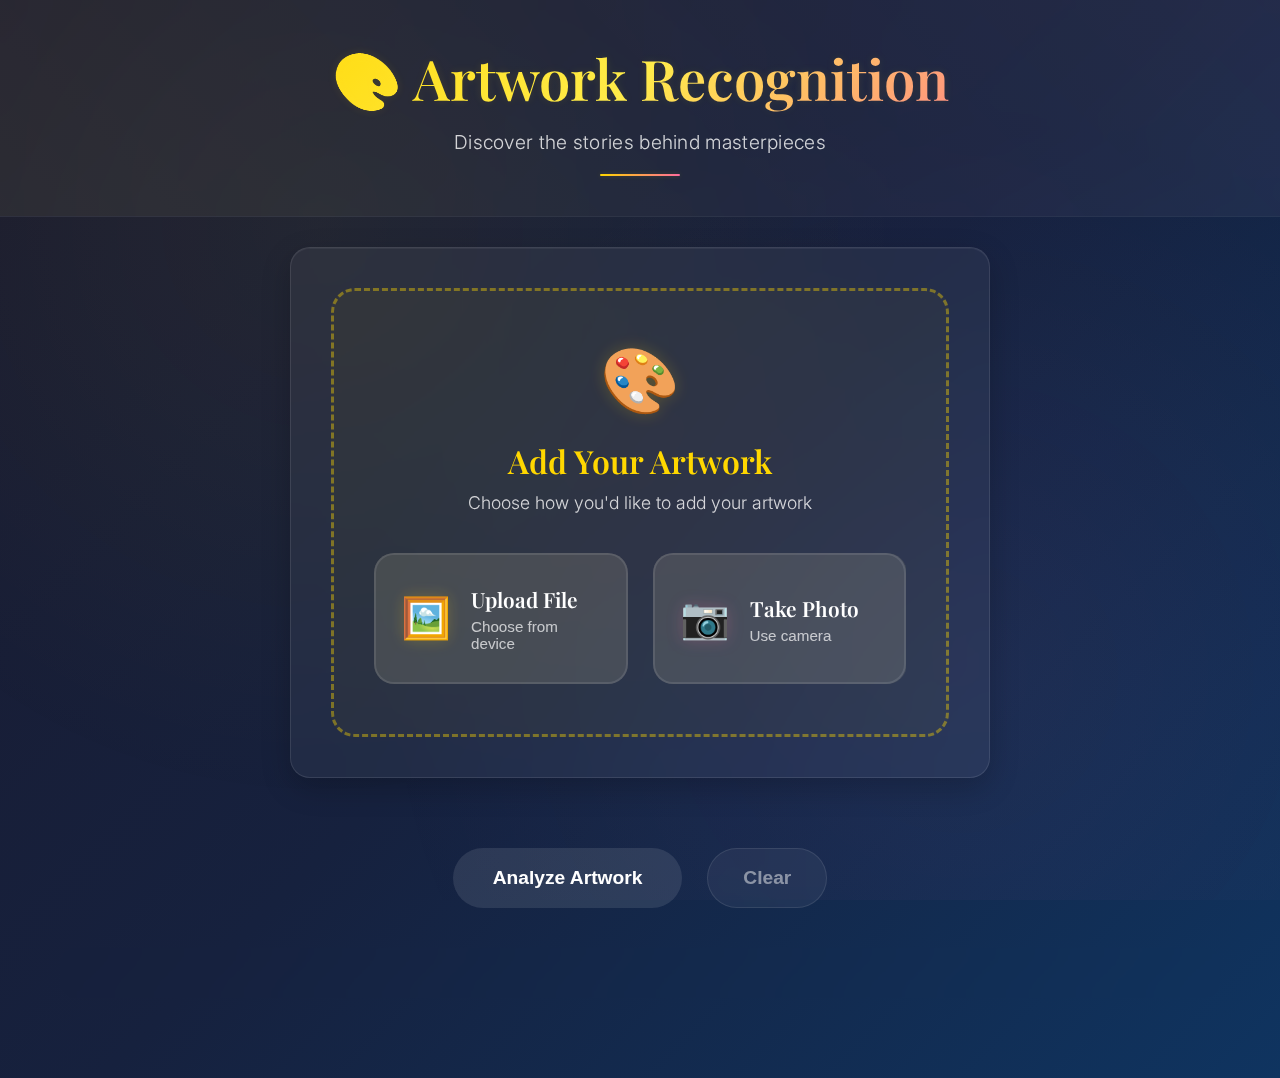
<file: frontend/index.html>
<!DOCTYPE html>
<html lang="en">
<head>
    <meta charset="UTF-8">
    <meta name="viewport" content="width=device-width, initial-scale=1.0">
    <title>Artwork Recognition - GatorHacks4</title>
    <link rel="stylesheet" href="styles.css">
    <link href="https://fonts.googleapis.com/css2?family=Playfair+Display:wght@400;700&family=Inter:wght@300;400;500&display=swap" rel="stylesheet">
</head>
<body>
    <div class="artwork-container">
        <!-- Header Section -->
        <header class="artwork-header">
            <div class="header-content">
                <h1 class="main-title">🎨 Artwork Recognition</h1>
                <p class="subtitle">Discover the stories behind masterpieces</p>
                <div class="decorative-line"></div>
            </div>
        </header>

        <!-- Main Upload Section -->
        <main class="artwork-main">
            <!-- Unified Upload Section -->
            <div class="unified-upload-section">
                <div class="upload-container">
                    <div class="upload-area" id="uploadArea">
                        <div class="upload-content">
                            <div class="main-icon">🎨</div>
                            <h3>Add Your Artwork</h3>
                            <p class="upload-description">Choose how you'd like to add your artwork</p>
                            
                            <div class="upload-options">
                                <button class="option-btn upload-option" onclick="document.getElementById('fileInput').click()">
                                    <div class="option-icon">🖼️</div>
                                    <div class="option-text">
                                        <div class="option-title">Upload File</div>
                                        <div class="option-subtitle">Choose from device</div>
                                    </div>
                                </button>
                                
                                <button class="option-btn camera-option" id="cameraBtn">
                                    <div class="option-icon">📷</div>
                                    <div class="option-text">
                                        <div class="option-title">Take Photo</div>
                                        <div class="option-subtitle">Use camera</div>
                                    </div>
                                </button>
                            </div>
                            
                            <input type="file" id="fileInput" accept="image/*" hidden>
                        </div>
                    </div>
                </div>

                <div class="file-list" id="fileList">
                    <!-- Selected files will appear here -->
                </div>

                <div class="upload-controls">
                    <button class="upload-submit-btn" id="uploadBtn" disabled>
                        Analyze Artwork
                    </button>
                    <button class="clear-btn" id="clearBtn" disabled>
                        Clear
                    </button>
                </div>

                <div class="upload-progress" id="uploadProgress" style="display: none;">
                    <div class="progress-bar">
                        <div class="progress-fill" id="progressFill"></div>
                    </div>
                    <span class="progress-text" id="progressText">Analyzing...</span>
                </div>

                <div class="upload-status" id="uploadStatus"></div>
            </div>

            <!-- Artwork Results Section -->
            <div class="artwork-results" id="artworkResults" style="display: none;">
                <div class="results-header">
                    <h2>🎭 Recognition Results</h2>
                </div>
                
                <!-- Uploaded Image Display -->
                <div class="artwork-image-section" id="artworkImageSection">
                    <img id="uploadedImage" class="uploaded-image" alt="Uploaded artwork">
                </div>
                
                <!-- Artwork Information -->
                <div class="artwork-info-section">
                    <div class="artwork-title-section">
                        <h3 class="section-label">Artwork Title</h3>
                        <div class="artwork-name" id="artworkName">-</div>
                    </div>
                    
                    <div class="artwork-details-grid">
                        <div class="detail-section description-full-width">
                            <h3 class="section-label">Description</h3>
                            <div class="detail-content" id="artworkDescription">-</div>
                        </div>
                    </div>
                </div>
                
                <!-- Suggestions Section -->
                <div class="suggestions-section">
                    <div class="suggestions-header">
                        <h3 class="section-label">🎨 Suggestions</h3>
                    </div>
                    <div class="suggestions-content" id="suggestionsContent">
                        <div class="suggestions-placeholder">
                            <p>Loading suggestions...</p>
                        </div>
                    </div>
                </div>
                
                <!-- Debug Information -->
                <div class="debug-info" id="debugInfo">
                    <!-- Debug info will be displayed here -->
                </div>
            </div>
        </main>

        <!-- Camera Modal - Completely Separate -->
        <div class="camera-modal" id="cameraModal" style="display: none;">
            <div class="camera-modal-content">
                <div class="camera-header">
                    <h3>📷 Camera</h3>
                    <button class="close-camera-btn" id="closeCameraBtn">&times;</button>
                </div>
                <div class="camera-preview">
                    <video id="cameraVideo" autoplay></video>
                    <canvas id="cameraCanvas" style="display: none;"></canvas>
                </div>
                <div class="camera-controls">
                    <button class="capture-btn" id="captureBtn">📸 Capture</button>
                    <button class="retake-btn" id="retakeBtn" style="display: none;">🔄 Retake</button>
                    <button class="use-photo-btn" id="usePhotoBtn" style="display: none;">✅ Use Photo</button>
                </div>
            </div>
        </div>

    </div>

    <script src="script.js"></script>
</body>
</html>
</file>
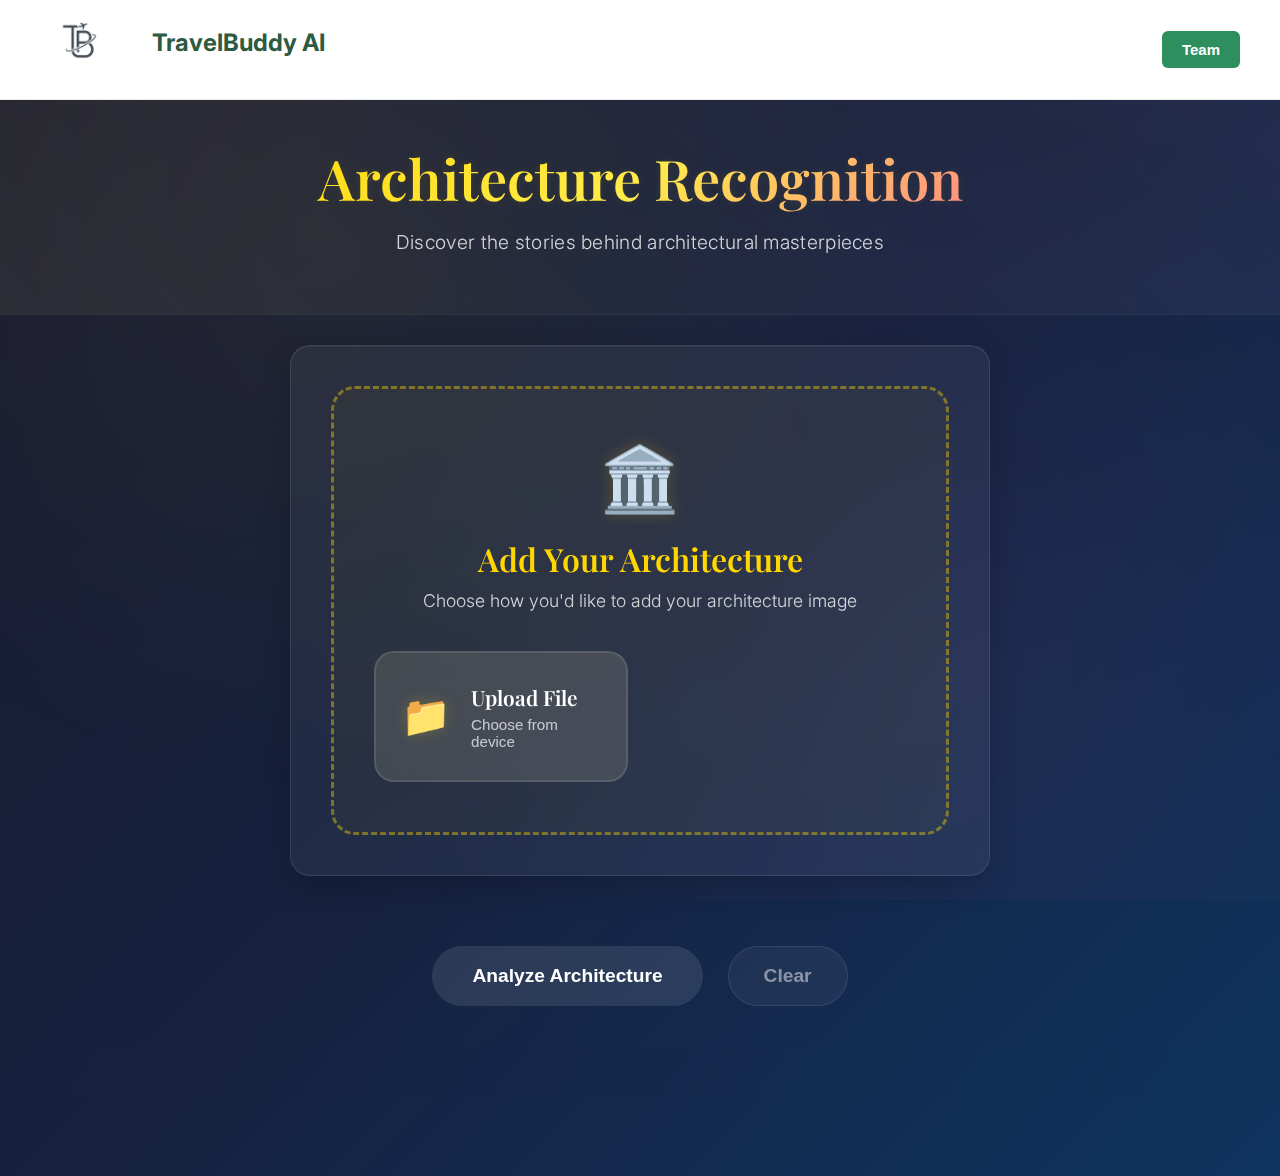
<file: frontend/architecture.html>
<!DOCTYPE html>
<html lang="en">
<head>
    <meta charset="UTF-8">
    <meta name="viewport" content="width=device-width, initial-scale=1.0">
    <title>Architecture Recognition - GatorHacks4</title>
    <link rel="stylesheet" href="styles.css">
    <link href="https://fonts.googleapis.com/css2?family=Playfair+Display:wght@400;700&family=Inter:wght@300;400;500&display=swap" rel="stylesheet">
    <style>
        /* Top Navigation Bar */
        .navbar {
            background: #ffffff;
            padding: 0;
            display: flex;
            justify-content: space-between;
            align-items: center;
            border-bottom: 1px solid #e8ede9;
            height: 100px;
            overflow: hidden;
            position: relative;
        }

        .navbar-left {
            display: flex;
            align-items: flex-start;
            gap: 0;
        }

        .navbar-right {
            padding-right: 40px;
        }

        .nav-links {
            display: flex;
            gap: 24px;
            align-items: center;
        }

        .nav-link {
            color: #4a6b5f;
            text-decoration: none;
            font-size: 0.9375rem;
            font-weight: 500;
            transition: color 0.2s ease;
        }

        .nav-link:hover {
            color: #2d5a41;
        }

        .team-btn {
            background: #2d8f5d;
            color: #ffffff;
            padding: 10px 20px;
            border-radius: 6px;
            font-size: 0.9375rem;
            font-weight: 600;
            border: none;
            cursor: pointer;
            transition: all 0.2s ease;
        }

        .team-btn:hover {
            background: #24704a;
            transform: translateY(-1px);
        }

        /* Team Modal */
        .team-modal {
            position: fixed;
            top: 0;
            left: 0;
            right: 0;
            bottom: 0;
            background: rgba(0, 0, 0, 0.6);
            backdrop-filter: blur(4px);
            z-index: 2000;
            display: none;
            align-items: center;
            justify-content: center;
            padding: 20px;
        }

        .team-modal-content {
            background: #ffffff;
            border-radius: 16px;
            max-width: 900px;
            width: 100%;
            max-height: 90vh;
            overflow-y: auto;
            box-shadow: 0 8px 32px rgba(0, 0, 0, 0.2);
        }

        .team-modal-header {
            display: flex;
            justify-content: space-between;
            align-items: center;
            padding: 24px 32px;
            border-bottom: 1px solid #e9ecef;
        }

        .team-modal-header h2 {
            font-size: 2rem;
            font-weight: 700;
            color: #2d5a41;
            letter-spacing: -0.5px;
        }

        .close-team-btn {
            background: #f8f9fa;
            border: 1px solid #dee2e6;
            border-radius: 8px;
            width: 40px;
            height: 40px;
            display: flex;
            align-items: center;
            justify-content: center;
            cursor: pointer;
            font-size: 1.5rem;
            color: #495057;
            transition: all 0.2s ease;
        }

        .close-team-btn:hover {
            background: #e9ecef;
            border-color: #adb5bd;
        }

        .team-grid {
            display: grid;
            grid-template-columns: repeat(3, 1fr);
            gap: 32px;
            padding: 40px 32px;
        }

        .team-member-card {
            background: #ffffff;
            border: 2px solid #d4e4db;
            border-radius: 12px;
            padding: 32px;
            text-align: center;
            transition: all 0.3s ease;
            box-shadow: 0 2px 8px rgba(0, 0, 0, 0.04);
        }

        .team-member-card:hover {
            transform: translateY(-4px);
            box-shadow: 0 8px 24px rgba(0, 0, 0, 0.1);
            border-color: #b8d4c6;
        }

        .team-member-avatar {
            display: none;
        }

        .team-member-name {
            font-size: 1.25rem;
            font-weight: 700;
            color: #2d5a41;
            margin-bottom: 12px;
            letter-spacing: -0.3px;
        }

        .team-member-role {
            font-size: 1rem;
            color: #5a8074;
            line-height: 1.6;
        }

        @media (max-width: 768px) {
            .team-grid {
                grid-template-columns: 1fr;
                gap: 24px;
                padding: 32px 24px;
            }

            .navbar-right {
                padding-right: 20px;
            }

            .team-btn {
                padding: 8px 16px;
                font-size: 0.875rem;
            }
        }
    </style>
</head>
<body>
    <div class="artwork-container">
        <!-- Navigation Bar -->
        <nav class="navbar">
            <div class="navbar-left">
                <div style="cursor: pointer; display: flex; align-items: center; gap: 12px; padding: 0 0 0 20px; margin-top: -15px;" onclick="window.location.href='/'">
                    <img src="logo/1.png" alt="TravelBuddy AI" style="height: 120px; width: auto; object-fit: contain;">
                    <span style="font-size: 1.5rem; font-weight: 700; color: #2d5a41;">TravelBuddy AI</span>
                </div>
            </div>
            <div class="navbar-right">
                <button class="team-btn" onclick="showTeamModal()">Team</button>
            </div>
        </nav>

        <!-- Team Modal -->
        <div class="team-modal" id="teamModal" onclick="handleTeamModalClick(event)">
            <div class="team-modal-content" onclick="event.stopPropagation()">
                <div class="team-modal-header">
                    <h2>Our Team</h2>
                    <button class="close-team-btn" onclick="closeTeamModal()">&times;</button>
                </div>
                <div class="team-grid">
                    <div class="team-member-card">
                        <img src="logo/1.png" alt="Logo" style="width: 160px; height: auto; margin: 0 auto 20px; display: block;">
                        <div class="team-member-name">Jaime Breitkreutz</div>
                        <div class="team-member-role">Data Science Major</div>
                    </div>
                    <div class="team-member-card">
                        <img src="logo/1.png" alt="Logo" style="width: 160px; height: auto; margin: 0 auto 20px; display: block;">
                        <div class="team-member-name">Yimo Liu</div>
                        <div class="team-member-role">Data Science + Economics Major</div>
                    </div>
                    <div class="team-member-card">
                        <img src="logo/1.png" alt="Logo" style="width: 160px; height: auto; margin: 0 auto 20px; display: block;">
                        <div class="team-member-name">Max Hyken</div>
                        <div class="team-member-role">Computer Engineering Major</div>
                    </div>
                </div>
            </div>
        </div>

        <!-- Header Section -->
        <header class="artwork-header">
            <div class="header-content">
                <h1 class="main-title">Architecture Recognition</h1>
                <p class="subtitle">Discover the stories behind architectural masterpieces</p>
            </div>
        </header>

        <!-- Main Upload Section -->
        <main class="artwork-main">
            <!-- Unified Upload Section -->
            <div class="unified-upload-section">
                <div class="upload-container">
                    <div class="upload-area" id="uploadArea">
                        <div class="upload-content">
                            <div class="main-icon">🏛️</div>
                            <h3>Add Your Architecture</h3>
                            <p class="upload-description">Choose how you'd like to add your architecture image</p>
                            
                            <div class="upload-options">
                                <button class="option-btn upload-option" onclick="document.getElementById('fileInput').click()">
                                    <div class="option-icon">📁</div>
                                    <div class="option-text">
                                        <div class="option-title">Upload File</div>
                                        <div class="option-subtitle">Choose from device</div>
                                    </div>
                                </button>
                            </div>
                            
                            <input type="file" id="fileInput" accept="image/*" hidden>
                        </div>
                    </div>
                </div>

                <div class="file-list" id="fileList">
                    <!-- Selected files will appear here -->
                </div>

                <div class="upload-controls">
                    <button class="upload-submit-btn" id="uploadBtn" disabled>
                        Analyze Architecture
                    </button>
                    <button class="clear-btn" id="clearBtn" disabled>
                        Clear
                    </button>
                </div>

                <div class="upload-progress" id="uploadProgress" style="display: none;">
                    <div class="progress-bar">
                        <div class="progress-fill" id="progressFill"></div>
                    </div>
                    <span class="progress-text" id="progressText">Analyzing...</span>
                </div>

                <div class="upload-status" id="uploadStatus"></div>
            </div>

            <!-- Architecture Results Section -->
            <div class="artwork-results" id="architectureResults" style="display: none;">
                <div class="results-header">
                    <h2>Recognition Results</h2>
                </div>
                
                <!-- Uploaded Image Display -->
                <div class="artwork-image-section" id="architectureImageSection">
                    <img id="uploadedImage" class="uploaded-image" alt="Uploaded architecture">
                </div>
                
                <!-- Architecture Information -->
                <div class="artwork-info-section">
                    <div class="artwork-title-section">
                        <h3 class="section-label">Building Name</h3>
                        <div class="artwork-name" id="architectureName">-</div>
                    </div>
                    
                    <div class="artwork-details-grid">
                        <div class="detail-section description-full-width">
                            <h3 class="section-label">Description</h3>
                            <div class="detail-content" id="architectureDescription">-</div>
                        </div>
                    </div>
                </div>
                
                <!-- Suggestions Section -->
                <div class="suggestions-section">
                    <div class="suggestions-header">
                        <h3 class="section-label">Similar Architecture</h3>
                    </div>
                    <div class="suggestions-content" id="suggestionsContent">
                        <div class="suggestions-placeholder">
                            <p>Loading suggestions...</p>
                        </div>
                    </div>
                </div>
            </div>
        </main>

        <!-- Camera Modal - Completely Separate -->
        <div class="camera-modal" id="cameraModal" style="display: none;">
            <div class="camera-modal-content">
                <div class="camera-header">
                    <h3>Camera</h3>
                    <button class="close-camera-btn" id="closeCameraBtn">&times;</button>
                </div>
                <div class="camera-preview">
                    <video id="cameraVideo" autoplay></video>
                    <canvas id="cameraCanvas" style="display: none;"></canvas>
                </div>
                <div class="camera-controls">
                    <button class="capture-btn" id="captureBtn">Capture</button>
                    <button class="retake-btn" id="retakeBtn" style="display: none;">Retake</button>
                    <button class="use-photo-btn" id="usePhotoBtn" style="display: none;">Use Photo</button>
                </div>
            </div>
        </div>

    </div>

    <script>
        // Team modal functions
        function showTeamModal() {
            document.getElementById('teamModal').style.display = 'flex';
        }

        function closeTeamModal() {
            document.getElementById('teamModal').style.display = 'none';
        }

        function handleTeamModalClick(event) {
            if (event.target.id === 'teamModal') {
                closeTeamModal();
            }
        }

        // Close modal with Escape key
        document.addEventListener('keydown', function(event) {
            if (event.key === 'Escape') {
                closeTeamModal();
            }
        });
    </script>
    <script src="architecture.js"></script>
</body>
</html>
</file>
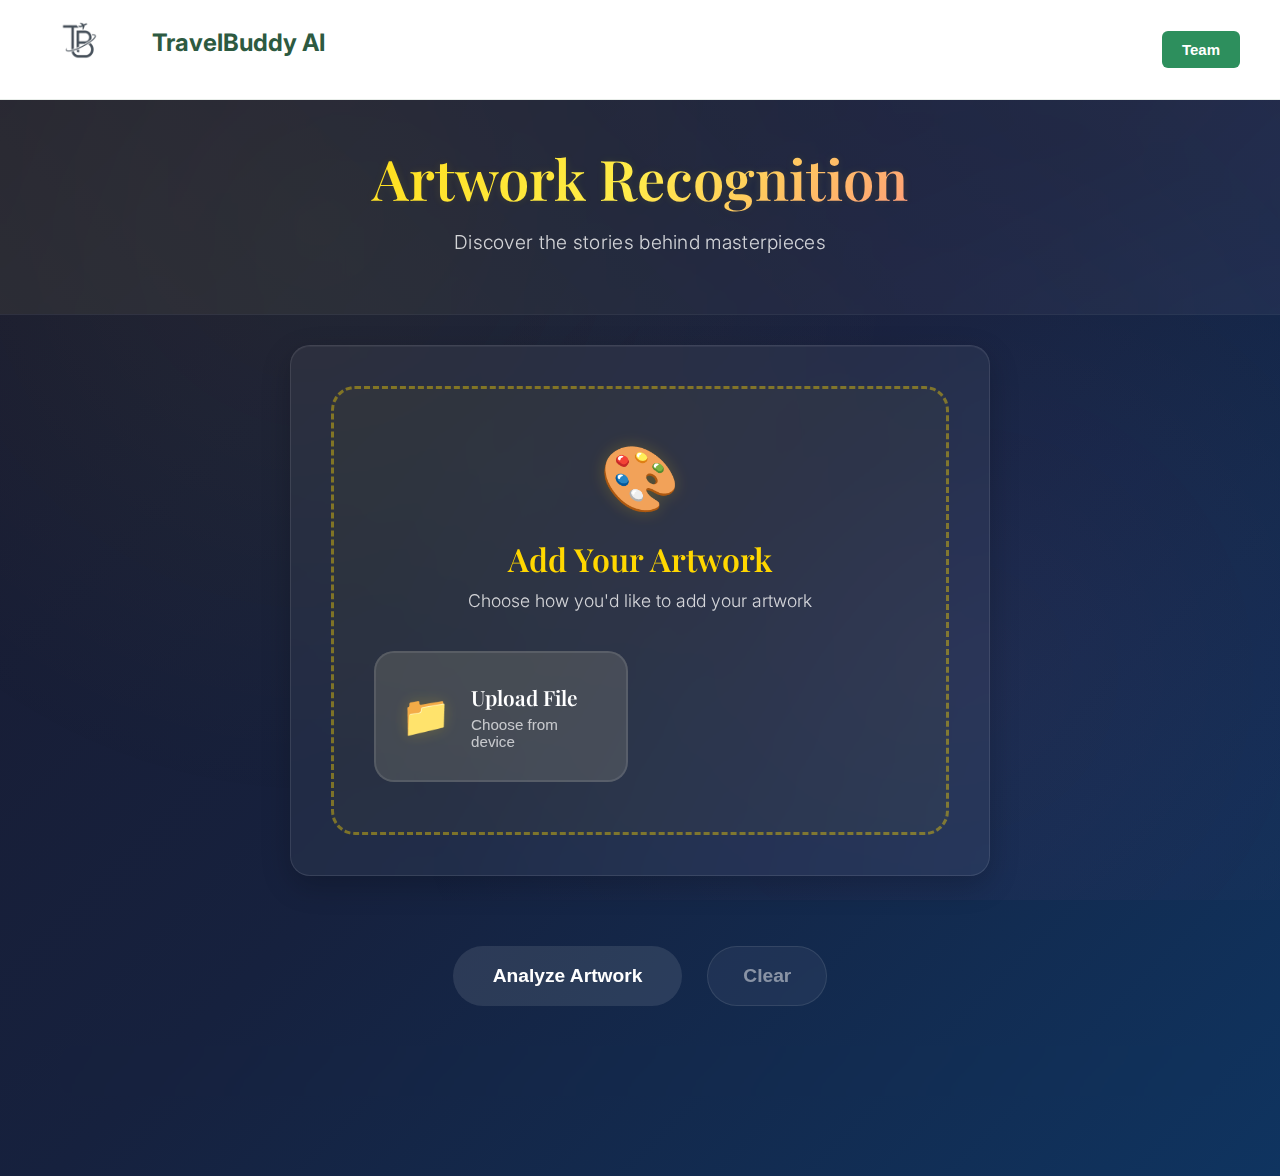
<file: frontend/art.html>
<!DOCTYPE html>
<html lang="en">
<head>
    <meta charset="UTF-8">
    <meta name="viewport" content="width=device-width, initial-scale=1.0">
    <title>Artwork Recognition - GatorHacks4</title>
    <link rel="stylesheet" href="styles.css">
    <link href="https://fonts.googleapis.com/css2?family=Playfair+Display:wght@400;700&family=Inter:wght@300;400;500&display=swap" rel="stylesheet">
    <style>
        /* Top Navigation Bar */
        .navbar {
            background: #ffffff;
            padding: 0;
            display: flex;
            justify-content: space-between;
            align-items: center;
            border-bottom: 1px solid #e8ede9;
            height: 100px;
            overflow: hidden;
            position: relative;
        }

        .navbar-left {
            display: flex;
            align-items: flex-start;
            gap: 0;
        }

        .navbar-right {
            padding-right: 40px;
        }

        .nav-links {
            display: flex;
            gap: 24px;
            align-items: center;
        }

        .nav-link {
            color: #4a6b5f;
            text-decoration: none;
            font-size: 0.9375rem;
            font-weight: 500;
            transition: color 0.2s ease;
        }

        .nav-link:hover {
            color: #2d5a41;
        }

        .team-btn {
            background: #2d8f5d;
            color: #ffffff;
            padding: 10px 20px;
            border-radius: 6px;
            font-size: 0.9375rem;
            font-weight: 600;
            border: none;
            cursor: pointer;
            transition: all 0.2s ease;
        }

        .team-btn:hover {
            background: #24704a;
            transform: translateY(-1px);
        }

        /* Team Modal */
        .team-modal {
            position: fixed;
            top: 0;
            left: 0;
            right: 0;
            bottom: 0;
            background: rgba(0, 0, 0, 0.6);
            backdrop-filter: blur(4px);
            z-index: 2000;
            display: none;
            align-items: center;
            justify-content: center;
            padding: 20px;
        }

        .team-modal-content {
            background: #ffffff;
            border-radius: 16px;
            max-width: 900px;
            width: 100%;
            max-height: 90vh;
            overflow-y: auto;
            box-shadow: 0 8px 32px rgba(0, 0, 0, 0.2);
        }

        .team-modal-header {
            display: flex;
            justify-content: space-between;
            align-items: center;
            padding: 24px 32px;
            border-bottom: 1px solid #e9ecef;
        }

        .team-modal-header h2 {
            font-size: 2rem;
            font-weight: 700;
            color: #2d5a41;
            letter-spacing: -0.5px;
        }

        .close-team-btn {
            background: #f8f9fa;
            border: 1px solid #dee2e6;
            border-radius: 8px;
            width: 40px;
            height: 40px;
            display: flex;
            align-items: center;
            justify-content: center;
            cursor: pointer;
            font-size: 1.5rem;
            color: #495057;
            transition: all 0.2s ease;
        }

        .close-team-btn:hover {
            background: #e9ecef;
            border-color: #adb5bd;
        }

        .team-grid {
            display: grid;
            grid-template-columns: repeat(3, 1fr);
            gap: 32px;
            padding: 40px 32px;
        }

        .team-member-card {
            background: #ffffff;
            border: 2px solid #d4e4db;
            border-radius: 12px;
            padding: 32px;
            text-align: center;
            transition: all 0.3s ease;
            box-shadow: 0 2px 8px rgba(0, 0, 0, 0.04);
        }

        .team-member-card:hover {
            transform: translateY(-4px);
            box-shadow: 0 8px 24px rgba(0, 0, 0, 0.1);
            border-color: #b8d4c6;
        }

        .team-member-avatar {
            display: none;
        }

        .team-member-name {
            font-size: 1.25rem;
            font-weight: 700;
            color: #2d5a41;
            margin-bottom: 12px;
            letter-spacing: -0.3px;
        }

        .team-member-role {
            font-size: 1rem;
            color: #5a8074;
            line-height: 1.6;
        }

        @media (max-width: 768px) {
            .team-grid {
                grid-template-columns: 1fr;
                gap: 24px;
                padding: 32px 24px;
            }

            .navbar-right {
                padding-right: 20px;
            }

            .team-btn {
                padding: 8px 16px;
                font-size: 0.875rem;
            }
        }
    </style>
</head>
<body>
    <div class="artwork-container">
        <!-- Navigation Bar -->
        <nav class="navbar">
            <div class="navbar-left">
                <div style="cursor: pointer; display: flex; align-items: center; gap: 12px; padding: 0 0 0 20px; margin-top: -15px;" onclick="window.location.href='/'">
                    <img src="logo/1.png" alt="TravelBuddy AI" style="height: 120px; width: auto; object-fit: contain;">
                    <span style="font-size: 1.5rem; font-weight: 700; color: #2d5a41;">TravelBuddy AI</span>
                </div>
            </div>
            <div class="navbar-right">
                <button class="team-btn" onclick="showTeamModal()">Team</button>
            </div>
        </nav>

        <!-- Team Modal -->
        <div class="team-modal" id="teamModal" onclick="handleTeamModalClick(event)">
            <div class="team-modal-content" onclick="event.stopPropagation()">
                <div class="team-modal-header">
                    <h2>Our Team</h2>
                    <button class="close-team-btn" onclick="closeTeamModal()">&times;</button>
                </div>
                <div class="team-grid">
                <div class="team-member-card">
                    <img src="logo/1.png" alt="Logo" style="width: 160px; height: auto; margin: 0 auto 20px; display: block;">
                    <div class="team-member-name">Jaime Breitkreutz</div>
                    <div class="team-member-role">Data Science Major</div>
                </div>
                <div class="team-member-card">
                    <img src="logo/1.png" alt="Logo" style="width: 160px; height: auto; margin: 0 auto 20px; display: block;">
                    <div class="team-member-name">Yimo Liu</div>
                    <div class="team-member-role">Data Science + Economics Major</div>
                </div>
                <div class="team-member-card">
                    <img src="logo/1.png" alt="Logo" style="width: 160px; height: auto; margin: 0 auto 20px; display: block;">
                    <div class="team-member-name">Max Hyken</div>
                    <div class="team-member-role">Computer Engineering Major</div>
                </div>
                </div>
            </div>
        </div>

        <!-- Header Section -->
        <header class="artwork-header">
            <div class="header-content">
                <h1 class="main-title">Artwork Recognition</h1>
                <p class="subtitle">Discover the stories behind masterpieces</p>
            </div>
        </header>

        <!-- Main Upload Section -->
        <main class="artwork-main">
            <!-- Unified Upload Section -->
            <div class="unified-upload-section">
                <div class="upload-container">
                    <div class="upload-area" id="uploadArea">
                        <div class="upload-content">
                            <div class="main-icon">🎨</div>
                            <h3>Add Your Artwork</h3>
                            <p class="upload-description">Choose how you'd like to add your artwork</p>
                            
                            <div class="upload-options">
                                <button class="option-btn upload-option" onclick="document.getElementById('fileInput').click()">
                                    <div class="option-icon">📁</div>
                                    <div class="option-text">
                                        <div class="option-title">Upload File</div>
                                        <div class="option-subtitle">Choose from device</div>
                                    </div>
                                </button>
                            </div>
                            
                            <input type="file" id="fileInput" accept="image/*" hidden>
                        </div>
                    </div>
                </div>

                <div class="file-list" id="fileList">
                    <!-- Selected files will appear here -->
                </div>

                <div class="upload-controls">
                    <button class="upload-submit-btn" id="uploadBtn" disabled>
                        Analyze Artwork
                    </button>
                    <button class="clear-btn" id="clearBtn" disabled>
                        Clear
                    </button>
                </div>

                <div class="upload-progress" id="uploadProgress" style="display: none;">
                    <div class="progress-bar">
                        <div class="progress-fill" id="progressFill"></div>
                    </div>
                    <span class="progress-text" id="progressText">Analyzing...</span>
                </div>

                <div class="upload-status" id="uploadStatus"></div>
            </div>

            <!-- Artwork Results Section -->
            <div class="artwork-results" id="artworkResults" style="display: none;">
                <div class="results-header">
                    <h2>Recognition Results</h2>
                </div>
                
                <!-- Uploaded Image Display -->
                <div class="artwork-image-section" id="artworkImageSection">
                    <img id="uploadedImage" class="uploaded-image" alt="Uploaded artwork">
                </div>
                
                <!-- Artwork Information -->
                <div class="artwork-info-section">
                    <div class="artwork-title-section">
                        <h3 class="section-label">Artwork Title</h3>
                        <div class="artwork-name" id="artworkName">-</div>
                    </div>
                    
                    <div class="artwork-details-grid">
                        <div class="detail-section description-full-width">
                            <h3 class="section-label">Description</h3>
                            <div class="detail-content" id="artworkDescription">-</div>
                        </div>
                    </div>
                </div>
                
                <!-- Suggestions Section -->
                <div class="suggestions-section">
                    <div class="suggestions-header">
                        <h3 class="section-label">Suggestions</h3>
                    </div>
                    <div class="suggestions-content" id="suggestionsContent">
                        <div class="suggestions-placeholder">
                            <p>Loading suggestions...</p>
                        </div>
                    </div>
                </div>
            </div>
        </main>

        <!-- Camera Modal - Completely Separate -->
        <div class="camera-modal" id="cameraModal" style="display: none;">
            <div class="camera-modal-content">
                <div class="camera-header">
                    <h3>Camera</h3>
                    <button class="close-camera-btn" id="closeCameraBtn">&times;</button>
                </div>
                <div class="camera-preview">
                    <video id="cameraVideo" autoplay></video>
                    <canvas id="cameraCanvas" style="display: none;"></canvas>
                </div>
                <div class="camera-controls">
                    <button class="capture-btn" id="captureBtn">Capture</button>
                    <button class="retake-btn" id="retakeBtn" style="display: none;">Retake</button>
                    <button class="use-photo-btn" id="usePhotoBtn" style="display: none;">Use Photo</button>
                </div>
            </div>
        </div>

    </div>

    <script>
        // Team modal functions
        function showTeamModal() {
            document.getElementById('teamModal').style.display = 'flex';
        }

        function closeTeamModal() {
            document.getElementById('teamModal').style.display = 'none';
        }

        function handleTeamModalClick(event) {
            if (event.target.id === 'teamModal') {
                closeTeamModal();
            }
        }

        // Close modal with Escape key
        document.addEventListener('keydown', function(event) {
            if (event.key === 'Escape') {
                closeTeamModal();
            }
        });
    </script>
    <script src="script.js"></script>
</body>
</html>
</file>
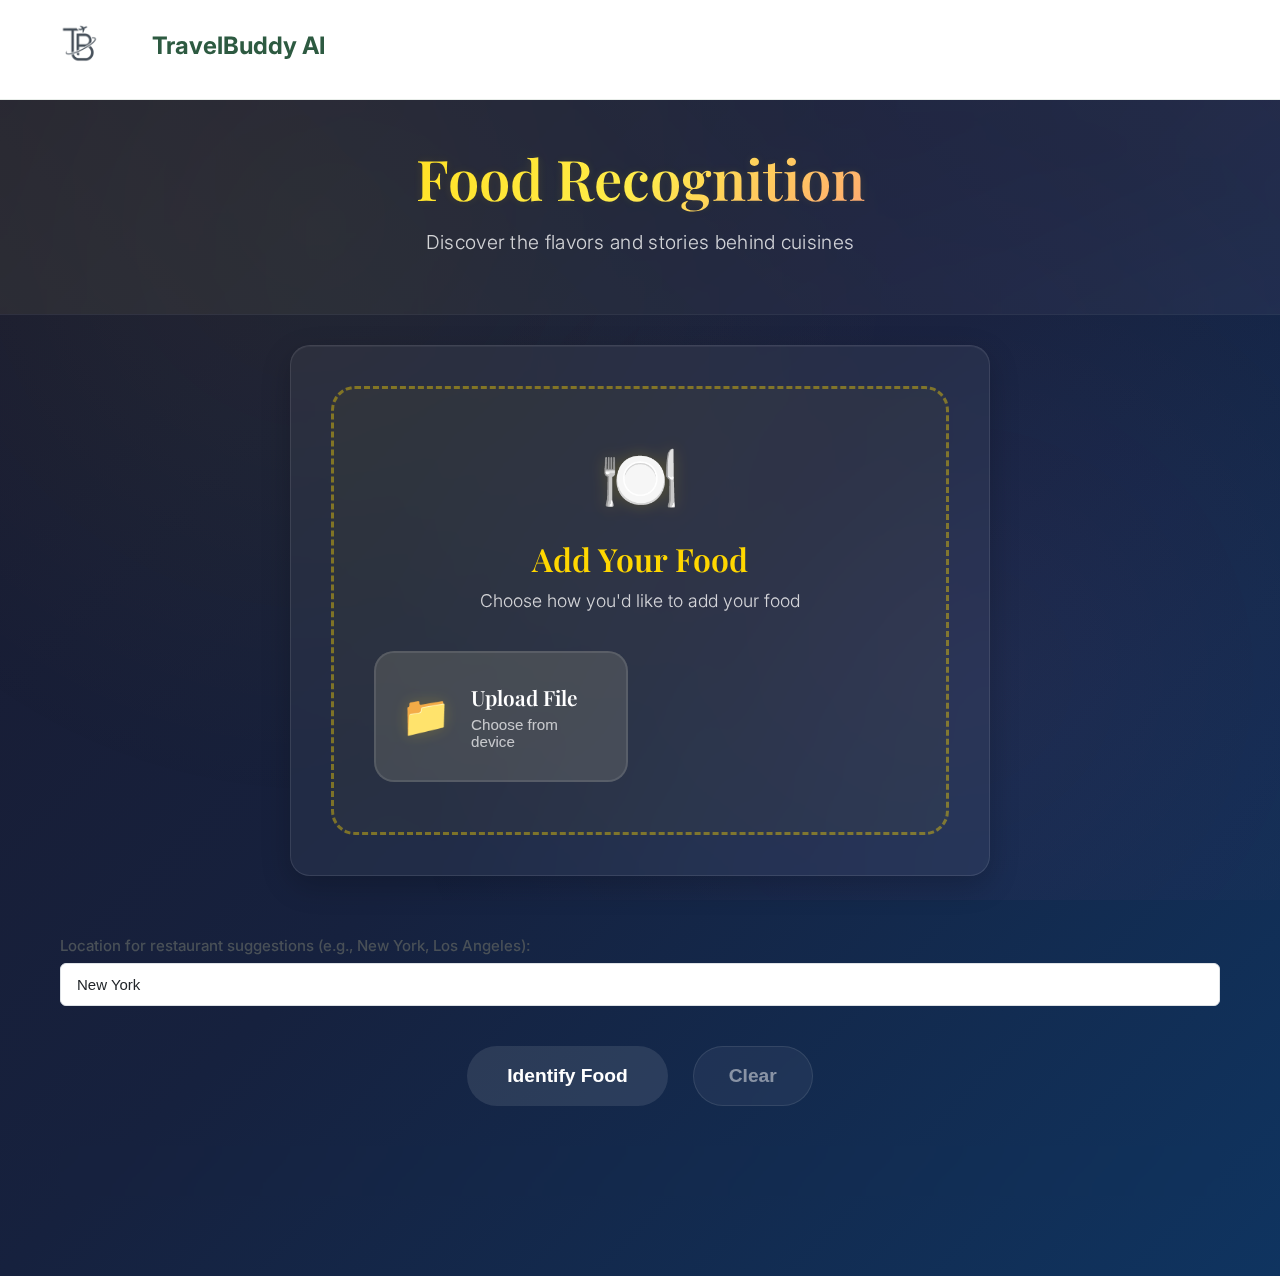
<file: frontend/food.html>
<!DOCTYPE html>
<html lang="en">
<head>
    <meta charset="UTF-8">
    <meta name="viewport" content="width=device-width, initial-scale=1.0">
    <title>Food Recognition - GatorHacks4</title>
    <link rel="stylesheet" href="styles.css">
    <link href="https://fonts.googleapis.com/css2?family=Playfair+Display:wght@400;700&family=Inter:wght@300;400;500&display=swap" rel="stylesheet">
    <style>
        /* Top Navigation Bar */
        .navbar {
            background: #ffffff;
            padding: 0;
            display: flex;
            justify-content: space-between;
            align-items: flex-start;
            border-bottom: 1px solid #e8ede9;
            height: 100px;
            overflow: hidden;
            position: relative;
        }

        .navbar-left {
            display: flex;
            align-items: flex-start;
            gap: 0;
        }

        .nav-links {
            display: flex;
            gap: 24px;
            align-items: center;
        }

        .nav-link {
            color: #4a6b5f;
            text-decoration: none;
            font-size: 0.9375rem;
            font-weight: 500;
            transition: color 0.2s ease;
        }

        .nav-link:hover {
            color: #2d5a41;
        }
    </style>
</head>
<body>
    <div class="artwork-container">
        <!-- Navigation Bar -->
        <nav class="navbar">
            <div class="navbar-left">
                <div style="cursor: pointer; display: flex; align-items: center; gap: 12px; padding: 0 0 0 20px; margin-top: -15px;" onclick="window.location.href='/'">
                    <img src="logo/1.png" alt="TravelBuddy AI" style="height: 120px; width: auto; object-fit: contain;">
                    <span style="font-size: 1.5rem; font-weight: 700; color: #2d5a41;">TravelBuddy AI</span>
                </div>
            </div>
        </nav>

        <!-- Header Section -->
        <header class="artwork-header">
            <div class="header-content">
                <h1 class="main-title">Food Recognition</h1>
                <p class="subtitle">Discover the flavors and stories behind cuisines</p>
            </div>
        </header>

        <!-- Main Upload Section -->
        <main class="artwork-main">
            <!-- Unified Upload Section -->
            <div class="unified-upload-section">
                <div class="upload-container">
                    <div class="upload-area" id="uploadArea">
                        <div class="upload-content">
                            <div class="main-icon">🍽️</div>
                            <h3>Add Your Food</h3>
                            <p class="upload-description">Choose how you'd like to add your food</p>
                            
                            <div class="upload-options">
                                <button class="option-btn upload-option" onclick="document.getElementById('fileInput').click()">
                                    <div class="option-icon">📁</div>
                                    <div class="option-text">
                                        <div class="option-title">Upload File</div>
                                        <div class="option-subtitle">Choose from device</div>
                                    </div>
                                </button>
                            </div>
                            
                            <input type="file" id="fileInput" accept="image/*" hidden>
                        </div>
                    </div>
                </div>

                <div class="file-list" id="fileList">
                    <!-- Selected files will appear here -->
                </div>

                <div class="location-input-section" style="margin: 20px 0;">
                    <label for="locationInput" style="display: block; margin-bottom: 8px; color: #495057; font-size: 0.9375rem; font-weight: 500;">
                        Location for restaurant suggestions (e.g., New York, Los Angeles):
                    </label>
                    <input 
                        type="text" 
                        id="locationInput" 
                        placeholder="Enter city name" 
                        value="New York"
                        style="width: 100%; padding: 12px 16px; border-radius: 6px; border: 1px solid #dee2e6; background: #ffffff; color: #212529; font-size: 0.9375rem;"
                    />
                </div>

                <div class="upload-controls">
                    <button class="upload-submit-btn" id="uploadBtn" disabled>
                        Identify Food
                    </button>
                    <button class="clear-btn" id="clearBtn" disabled>
                        Clear
                    </button>
                </div>

                <div class="upload-progress" id="uploadProgress" style="display: none;">
                    <div class="progress-bar">
                        <div class="progress-fill" id="progressFill"></div>
                    </div>
                    <span class="progress-text" id="progressText">Analyzing...</span>
                </div>

                <div class="upload-status" id="uploadStatus"></div>
            </div>

            <!-- Food Results Section -->
            <div class="artwork-results" id="foodResults" style="display: none;">
                <div class="results-header">
                    <h2>Recognition Results</h2>
                </div>
                
                <!-- Uploaded Image Display -->
                <div class="artwork-image-section" id="foodImageSection">
                    <img id="uploadedFoodImage" class="uploaded-image" alt="Uploaded food">
                </div>
                
                <!-- Food Information -->
                <div class="artwork-info-section">
                    <div class="artwork-title-section">
                        <h3 class="section-label">Dish Name</h3>
                        <div class="artwork-name" id="foodName">-</div>
                    </div>
                    
                    <div class="artwork-details-grid">
                        <div class="detail-section description-full-width">
                            <h3 class="section-label">Description</h3>
                            <div class="detail-content" id="foodDescription">-</div>
                        </div>
                    </div>
                </div>
                
                <!-- Restaurant Suggestions Section -->
                <div class="suggestions-section">
                    <div class="suggestions-header">
                        <h3 class="section-label">Restaurant Suggestions</h3>
                    </div>
                    <div class="suggestions-content" id="suggestionsContent">
                        <div class="suggestions-placeholder">
                            <p>Upload a food image to get restaurant suggestions!</p>
                        </div>
                    </div>
                </div>
            </div>
        </main>

        <!-- Camera Modal - Completely Separate -->
        <div class="camera-modal" id="cameraModal" style="display: none;">
            <div class="camera-modal-content">
                <div class="camera-header">
                    <h3>Camera</h3>
                    <button class="close-camera-btn" id="closeCameraBtn">&times;</button>
                </div>
                <div class="camera-preview">
                    <video id="cameraVideo" autoplay></video>
                    <canvas id="cameraCanvas" style="display: none;"></canvas>
                </div>
                <div class="camera-controls">
                    <button class="capture-btn" id="captureBtn">Capture</button>
                    <button class="retake-btn" id="retakeBtn" style="display: none;">Retake</button>
                    <button class="use-photo-btn" id="usePhotoBtn" style="display: none;">Use Photo</button>
                </div>
            </div>
        </div>

    </div>

    <script src="food.js"></script>
</body>
</html>
</file>
<file: frontend/styles.css>
/* Modern Artwork Recognition Theme */
@import url('https://fonts.googleapis.com/css2?family=Inter:wght@300;400;500;600;700&family=Playfair+Display:wght@400;500;600;700&display=swap');

* {
    margin: 0;
    padding: 0;
    box-sizing: border-box;
}

body {
    font-family: 'Inter', sans-serif;
    background: linear-gradient(135deg, #1a1a2e 0%, #16213e 50%, #0f3460 100%);
    min-height: 100vh;
    color: #ffffff;
    overflow-x: hidden;
    position: relative;
}

body::before {
    content: '';
    position: fixed;
    top: 0;
    left: 0;
    width: 100%;
    height: 100%;
    background: 
        radial-gradient(circle at 25% 25%, rgba(255, 215, 0, 0.05) 0%, transparent 50%),
        radial-gradient(circle at 75% 75%, rgba(255, 119, 198, 0.05) 0%, transparent 50%);
    pointer-events: none;
    z-index: -1;
}

.artwork-container {
    min-height: 100vh;
    display: flex;
    flex-direction: column;
    position: relative;
}

/* Header Styles */
.artwork-header {
    background: rgba(255, 255, 255, 0.03);
    backdrop-filter: blur(10px);
    border-bottom: 1px solid rgba(255, 255, 255, 0.05);
    padding: 40px 20px;
    text-align: center;
    position: relative;
    overflow: hidden;
}

.artwork-header::before {
    content: '';
    position: absolute;
    top: 0;
    left: 0;
    right: 0;
    bottom: 0;
    background: linear-gradient(45deg, rgba(255, 215, 0, 0.03) 0%, transparent 50%, rgba(255, 119, 198, 0.03) 100%);
    pointer-events: none;
}

.header-content {
    max-width: 900px;
    margin: 0 auto;
    position: relative;
    z-index: 1;
}

/* Header Navigation */
.header-nav {
    position: fixed;
    top: 20px;
    left: 20px;
    z-index: 1000;
}

.back-btn {
    background: rgba(255, 255, 255, 0.1);
    border: 1px solid rgba(255, 255, 255, 0.2);
    color: #ffffff;
    padding: 12px 20px;
    border-radius: 25px;
    font-size: 1rem;
    font-weight: 500;
    cursor: pointer;
    transition: all 0.3s ease;
    backdrop-filter: blur(10px);
    text-decoration: none;
    display: inline-flex;
    align-items: center;
    gap: 8px;
}

.back-btn:hover {
    background: rgba(255, 215, 0, 0.2);
    border-color: rgba(255, 215, 0, 0.4);
    transform: translateY(-2px);
    box-shadow: 0 8px 25px rgba(255, 215, 0, 0.3);
}

.main-title {
    font-family: 'Playfair Display', serif;
    font-size: 3.5rem;
    font-weight: 600;
    background: linear-gradient(135deg, #ffd700 0%, #ffed4e 50%, #ff6b9d 100%);
    -webkit-background-clip: text;
    -webkit-text-fill-color: transparent;
    background-clip: text;
    margin-bottom: 15px;
    text-shadow: 0 0 10px rgba(255, 215, 0, 0.1);
}

.subtitle {
    font-size: 1.2rem;
    color: rgba(255, 255, 255, 0.8);
    font-weight: 300;
    margin-bottom: 20px;
    letter-spacing: 0.3px;
}

.decorative-line {
    width: 80px;
    height: 2px;
    background: linear-gradient(90deg, #ffd700, #ff6b9d);
    margin: 0 auto;
    border-radius: 1px;
    box-shadow: 0 0 5px rgba(255, 215, 0, 0.2);
}

/* Main Content */
.artwork-main {
    flex: 1;
    padding: 30px 20px;
    max-width: 1200px;
    margin: 0 auto;
    width: 100%;
}

/* Upload Controls Section */
.upload-controls-section {
    display: grid;
    grid-template-columns: 1fr 1fr;
    gap: 30px;
    margin-bottom: 50px;
}

.upload-section, .camera-section {
    background: rgba(255, 255, 255, 0.08);
    backdrop-filter: blur(25px);
    border-radius: 24px;
    padding: 30px;
    border: 1px solid rgba(255, 255, 255, 0.15);
    box-shadow: 
        0 20px 40px rgba(0, 0, 0, 0.3),
        inset 0 1px 0 rgba(255, 255, 255, 0.1);
    transition: all 0.4s ease;
    position: relative;
    overflow: hidden;
}

.upload-section::before, .camera-section::before {
    content: '';
    position: absolute;
    top: 0;
    left: 0;
    right: 0;
    bottom: 0;
    background: linear-gradient(135deg, rgba(255, 215, 0, 0.05) 0%, rgba(255, 119, 198, 0.05) 100%);
    opacity: 0;
    transition: opacity 0.4s ease;
    pointer-events: none;
}

.upload-section:hover::before, .camera-section:hover::before {
    opacity: 1;
}

.upload-section:hover, .camera-section:hover {
    transform: translateY(-5px);
    box-shadow: 
        0 30px 60px rgba(0, 0, 0, 0.4),
        inset 0 1px 0 rgba(255, 255, 255, 0.2);
}

/* Unified Upload Section */
.unified-upload-section {
    margin-bottom: 50px;
}

.upload-container {
    background: rgba(255, 255, 255, 0.05);
    backdrop-filter: blur(15px);
    border-radius: 20px;
    padding: 40px;
    border: 1px solid rgba(255, 255, 255, 0.1);
    box-shadow: 
        0 10px 30px rgba(0, 0, 0, 0.2),
        inset 0 1px 0 rgba(255, 255, 255, 0.05);
    transition: all 0.3s ease;
    position: relative;
    overflow: hidden;
    max-width: 700px;
    margin: 0 auto;
}

.upload-container::before {
    content: '';
    position: absolute;
    top: 0;
    left: 0;
    right: 0;
    bottom: 0;
    background: linear-gradient(135deg, rgba(255, 215, 0, 0.02) 0%, rgba(255, 107, 157, 0.02) 100%);
    opacity: 0;
    transition: opacity 0.3s ease;
    pointer-events: none;
}

.upload-container:hover::before {
    opacity: 1;
}

.upload-container:hover {
    transform: translateY(-2px);
    box-shadow: 
        0 15px 40px rgba(0, 0, 0, 0.3),
        inset 0 1px 0 rgba(255, 255, 255, 0.1);
}

/* Unified Upload Area */
.upload-area {
    border: 3px dashed rgba(255, 215, 0, 0.4);
    border-radius: 24px;
    padding: 50px 40px;
    text-align: center;
    transition: all 0.4s ease;
    background: rgba(255, 215, 0, 0.03);
    position: relative;
    overflow: hidden;
}

.upload-area::before {
    content: '';
    position: absolute;
    top: 0;
    left: -100%;
    width: 100%;
    height: 100%;
    background: linear-gradient(90deg, transparent, rgba(255, 215, 0, 0.1), transparent);
    transition: left 0.6s ease;
}

.upload-area:hover::before {
    left: 100%;
}

.upload-area:hover {
    border-color: rgba(255, 215, 0, 0.8);
    background: rgba(255, 215, 0, 0.08);
    transform: translateY(-3px);
}

.upload-area.dragover {
    border-color: #ffd700;
    background: rgba(255, 215, 0, 0.15);
    transform: scale(1.02);
}

.upload-content {
    position: relative;
    z-index: 1;
}

.main-icon {
    font-size: 4rem;
    margin-bottom: 20px;
    filter: drop-shadow(0 0 8px rgba(255, 215, 0, 0.2));
    animation: float 3s ease-in-out infinite;
}

@keyframes float {
    0%, 100% { transform: translateY(0px); }
    50% { transform: translateY(-10px); }
}

.upload-content h3 {
    font-family: 'Playfair Display', serif;
    font-size: 2rem;
    margin-bottom: 10px;
    color: #ffd700;
    font-weight: 600;
}

.upload-description {
    font-size: 1.1rem;
    color: rgba(255, 255, 255, 0.8);
    margin-bottom: 40px;
    font-weight: 300;
}

.upload-options {
    display: grid;
    grid-template-columns: 1fr 1fr;
    gap: 25px;
    max-width: 600px;
    margin: 0 auto;
}

.option-btn {
    background: rgba(255, 255, 255, 0.05);
    border: 2px solid rgba(255, 255, 255, 0.1);
    border-radius: 20px;
    padding: 30px 25px;
    cursor: pointer;
    transition: all 0.4s ease;
    backdrop-filter: blur(15px);
    display: flex;
    align-items: center;
    gap: 20px;
    text-align: left;
    position: relative;
    overflow: hidden;
}

.option-btn::before {
    content: '';
    position: absolute;
    top: 0;
    left: -100%;
    width: 100%;
    height: 100%;
    background: linear-gradient(90deg, transparent, rgba(255, 255, 255, 0.1), transparent);
    transition: left 0.6s ease;
}

.option-btn:hover::before {
    left: 100%;
}

.option-btn:hover {
    transform: translateY(-5px);
    border-color: rgba(255, 215, 0, 0.5);
    background: rgba(255, 215, 0, 0.08);
    box-shadow: 0 15px 35px rgba(0, 0, 0, 0.2);
}

.upload-option:hover {
    border-color: rgba(255, 215, 0, 0.5);
    background: rgba(255, 215, 0, 0.08);
}

.camera-option:hover {
    border-color: rgba(255, 107, 157, 0.5);
    background: rgba(255, 107, 157, 0.08);
}

.option-icon {
    font-size: 2.5rem;
    filter: drop-shadow(0 0 8px rgba(255, 215, 0, 0.2));
}

.camera-option .option-icon {
    filter: drop-shadow(0 0 8px rgba(255, 107, 157, 0.2));
}

.option-text {
    flex: 1;
}

.option-title {
    font-family: 'Playfair Display', serif;
    font-size: 1.3rem;
    font-weight: 600;
    color: #ffffff;
    margin-bottom: 5px;
}

.option-subtitle {
    font-size: 0.95rem;
    color: rgba(255, 255, 255, 0.7);
    font-weight: 300;
}

/* Camera Section */
.camera-area {
    border: 3px dashed rgba(255, 107, 157, 0.4);
    border-radius: 20px;
    padding: 40px 30px;
    text-align: center;
    transition: all 0.4s ease;
    background: rgba(255, 107, 157, 0.03);
    position: relative;
    overflow: hidden;
}

.camera-area::before {
    content: '';
    position: absolute;
    top: 0;
    left: -100%;
    width: 100%;
    height: 100%;
    background: linear-gradient(90deg, transparent, rgba(255, 107, 157, 0.1), transparent);
    transition: left 0.6s ease;
}

.camera-area:hover::before {
    left: 100%;
}

.camera-area:hover {
    border-color: rgba(255, 107, 157, 0.8);
    background: rgba(255, 107, 157, 0.08);
    transform: translateY(-3px);
}

.camera-content {
    display: flex;
    flex-direction: column;
    align-items: center;
    gap: 20px;
    position: relative;
    z-index: 1;
}

.camera-icon {
    font-size: 3rem;
    margin-bottom: 10px;
    filter: drop-shadow(0 0 8px rgba(255, 107, 157, 0.2));
    animation: float 3s ease-in-out infinite;
}

.camera-btn {
    background: linear-gradient(135deg, #ff6b9d 0%, #ff8fab 50%, #ffd700 100%);
    color: #1a1a2e;
    border: none;
    padding: 18px 40px;
    border-radius: 50px;
    font-size: 1.2rem;
    font-weight: 600;
    cursor: pointer;
    transition: all 0.4s ease;
    box-shadow: 0 8px 25px rgba(255, 107, 157, 0.4);
    position: relative;
    overflow: hidden;
}

.camera-btn::before {
    content: '';
    position: absolute;
    top: 0;
    left: -100%;
    width: 100%;
    height: 100%;
    background: linear-gradient(90deg, transparent, rgba(255, 255, 255, 0.3), transparent);
    transition: left 0.6s ease;
}

.camera-btn:hover::before {
    left: 100%;
}

.camera-btn:hover {
    transform: translateY(-4px);
    box-shadow: 0 12px 35px rgba(255, 107, 157, 0.6);
}

/* Camera Modal Styles - Completely Independent */
.camera-modal {
    position: fixed;
    top: 0;
    left: 0;
    width: 100vw;
    height: 100vh;
    background: rgba(15, 15, 35, 0.95);
    display: flex;
    justify-content: center;
    align-items: center;
    z-index: 9999;
    backdrop-filter: blur(20px);
    animation: modalFadeIn 0.3s ease-out;
}

@keyframes modalFadeIn {
    from { opacity: 0; }
    to { opacity: 1; }
}

.camera-modal-content {
    background: rgba(255, 255, 255, 0.1);
    backdrop-filter: blur(30px);
    border-radius: 32px;
    padding: 40px;
    border: 1px solid rgba(255, 255, 255, 0.2);
    width: 90vw;
    max-width: 800px;
    height: 80vh;
    max-height: 600px;
    display: flex;
    flex-direction: column;
    gap: 30px;
    box-shadow: 
        0 40px 80px rgba(0, 0, 0, 0.5),
        inset 0 1px 0 rgba(255, 255, 255, 0.2);
    animation: modalSlideIn 0.4s ease-out;
    position: relative;
    overflow: hidden;
}

@keyframes modalSlideIn {
    from { 
        opacity: 0;
        transform: scale(0.8) translateY(50px);
    }
    to { 
        opacity: 1;
        transform: scale(1) translateY(0);
    }
}

.camera-modal-content::before {
    content: '';
    position: absolute;
    top: 0;
    left: 0;
    right: 0;
    bottom: 0;
    background: linear-gradient(135deg, rgba(255, 215, 0, 0.1) 0%, rgba(255, 107, 157, 0.1) 100%);
    pointer-events: none;
}

.camera-header {
    display: flex;
    justify-content: space-between;
    align-items: center;
    margin-bottom: 25px;
    position: relative;
    z-index: 1;
}

.camera-header h3 {
    font-family: 'Playfair Display', serif;
    font-size: 2.2rem;
    color: #ffd700;
    margin: 0;
    font-weight: 600;
    text-shadow: 0 0 8px rgba(255, 215, 0, 0.3);
}

.close-camera-btn {
    background: rgba(255, 255, 255, 0.1);
    border: 1px solid rgba(255, 255, 255, 0.2);
    color: #ffffff;
    font-size: 2.5rem;
    cursor: pointer;
    padding: 10px 20px;
    border-radius: 50%;
    transition: all 0.3s ease;
    backdrop-filter: blur(10px);
    width: 60px;
    height: 60px;
    display: flex;
    align-items: center;
    justify-content: center;
}

.close-camera-btn:hover {
    background: rgba(255, 107, 157, 0.3);
    border-color: rgba(255, 107, 157, 0.5);
    transform: scale(1.1) rotate(90deg);
    box-shadow: 0 8px 25px rgba(255, 107, 157, 0.4);
}

.camera-preview {
    position: relative;
    border-radius: 20px;
    overflow: hidden;
    background: #000;
    flex: 1;
    min-height: 0;
    display: flex;
    justify-content: center;
    align-items: center;
    box-shadow: 0 20px 40px rgba(0, 0, 0, 0.5);
    border: 2px solid rgba(255, 255, 255, 0.1);
}

#cameraVideo {
    width: 100%;
    height: 100%;
    object-fit: cover;
    border-radius: 20px;
}

#cameraCanvas {
    width: 100%;
    height: 100%;
    object-fit: cover;
    border-radius: 20px;
}

.camera-controls {
    display: flex;
    justify-content: center;
    gap: 20px;
    flex-wrap: wrap;
    position: relative;
    z-index: 1;
}

.capture-btn, .retake-btn, .use-photo-btn {
    background: linear-gradient(135deg, #ffd700 0%, #ffed4e 100%);
    color: #1a1a2e;
    border: none;
    padding: 15px 30px;
    border-radius: 50px;
    font-size: 1.1rem;
    font-weight: 600;
    cursor: pointer;
    transition: all 0.4s ease;
    box-shadow: 0 8px 25px rgba(255, 215, 0, 0.4);
    position: relative;
    overflow: hidden;
}

.capture-btn::before, .retake-btn::before, .use-photo-btn::before {
    content: '';
    position: absolute;
    top: 0;
    left: -100%;
    width: 100%;
    height: 100%;
    background: linear-gradient(90deg, transparent, rgba(255, 255, 255, 0.3), transparent);
    transition: left 0.6s ease;
}

.capture-btn:hover::before, .retake-btn:hover::before, .use-photo-btn:hover::before {
    left: 100%;
}

.capture-btn:hover, .retake-btn:hover, .use-photo-btn:hover {
    transform: translateY(-3px);
    box-shadow: 0 12px 35px rgba(255, 215, 0, 0.6);
}

.retake-btn {
    background: linear-gradient(135deg, #ff6b6b 0%, #ff8e8e 100%);
    color: #ffffff;
    box-shadow: 0 8px 25px rgba(255, 107, 107, 0.4);
}

.use-photo-btn {
    background: linear-gradient(135deg, #51cf66 0%, #69db7c 100%);
    color: #ffffff;
    box-shadow: 0 8px 25px rgba(81, 207, 102, 0.4);
}

/* File List */
.file-list {
    margin: 30px 0;
    max-height: 250px;
    overflow-y: auto;
}

.file-item {
    display: flex;
    align-items: center;
    justify-content: space-between;
    padding: 20px;
    border: 1px solid rgba(255, 255, 255, 0.15);
    border-radius: 15px;
    margin-bottom: 15px;
    background: rgba(255, 255, 255, 0.05);
    backdrop-filter: blur(15px);
    transition: all 0.3s ease;
}

.file-item:hover {
    background: rgba(255, 255, 255, 0.08);
    transform: translateY(-2px);
    box-shadow: 0 8px 25px rgba(0, 0, 0, 0.2);
}

.file-info {
    display: flex;
    align-items: center;
    flex: 1;
}

.file-icon {
    font-size: 1.8rem;
    margin-right: 20px;
}

.file-details {
    flex: 1;
}

.file-name {
    font-weight: 600;
    color: #ffffff;
    font-size: 1.2rem;
    margin-bottom: 5px;
}

.file-size {
    font-size: 1rem;
    color: rgba(255, 255, 255, 0.7);
}

.remove-file {
    background: linear-gradient(135deg, #ff4757 0%, #ff6b7a 100%);
    color: white;
    border: none;
    padding: 10px 20px;
    border-radius: 10px;
    cursor: pointer;
    font-size: 1rem;
    font-weight: 500;
    transition: all 0.3s ease;
    box-shadow: 0 4px 15px rgba(255, 71, 87, 0.3);
}

.remove-file:hover {
    transform: translateY(-2px);
    box-shadow: 0 6px 20px rgba(255, 71, 87, 0.4);
}

/* Upload Controls */
.upload-controls {
    display: flex;
    gap: 25px;
    justify-content: center;
    margin: 40px 0;
}

.upload-submit-btn {
    background: linear-gradient(135deg, #4CAF50 0%, #45a049 50%, #51cf66 100%);
    color: white;
    border: none;
    padding: 18px 40px;
    border-radius: 50px;
    font-size: 1.2rem;
    font-weight: 600;
    cursor: pointer;
    transition: all 0.4s ease;
    box-shadow: 0 8px 25px rgba(76, 175, 80, 0.4);
    position: relative;
    overflow: hidden;
}

.upload-submit-btn::before {
    content: '';
    position: absolute;
    top: 0;
    left: -100%;
    width: 100%;
    height: 100%;
    background: linear-gradient(90deg, transparent, rgba(255, 255, 255, 0.3), transparent);
    transition: left 0.6s ease;
}

.upload-submit-btn:hover::before {
    left: 100%;
}

.upload-submit-btn:hover:not(:disabled) {
    transform: translateY(-4px);
    box-shadow: 0 12px 35px rgba(76, 175, 80, 0.6);
}

.upload-submit-btn:disabled {
    background: rgba(255, 255, 255, 0.1);
    cursor: not-allowed;
    transform: none;
    box-shadow: none;
}

.clear-btn {
    background: rgba(255, 255, 255, 0.1);
    color: white;
    border: 1px solid rgba(255, 255, 255, 0.2);
    padding: 18px 35px;
    border-radius: 50px;
    font-size: 1.2rem;
    font-weight: 600;
    cursor: pointer;
    transition: all 0.4s ease;
    backdrop-filter: blur(10px);
}

.clear-btn:hover:not(:disabled) {
    background: rgba(255, 255, 255, 0.2);
    transform: translateY(-3px);
    box-shadow: 0 8px 25px rgba(255, 255, 255, 0.2);
}

.clear-btn:disabled {
    opacity: 0.5;
    cursor: not-allowed;
    transform: none;
}

/* Progress Bar */
.upload-progress {
    margin: 40px 0;
}

.progress-bar {
    width: 100%;
    height: 12px;
    background: rgba(255, 255, 255, 0.1);
    border-radius: 6px;
    overflow: hidden;
    margin-bottom: 20px;
    box-shadow: inset 0 2px 4px rgba(0, 0, 0, 0.2);
}

.progress-fill {
    height: 100%;
    background: linear-gradient(90deg, #ffd700, #ffed4e, #ff6b9d);
    width: 0%;
    transition: width 0.4s ease;
    border-radius: 6px;
    box-shadow: 0 0 8px rgba(255, 215, 0, 0.3);
}

.progress-text {
    text-align: center;
    display: block;
    font-weight: 600;
    color: #ffd700;
    font-size: 1.2rem;
    text-shadow: 0 0 10px rgba(255, 215, 0, 0.5);
}

/* Status Messages */
.upload-status {
    text-align: center;
    padding: 25px;
    border-radius: 15px;
    margin-top: 30px;
    font-weight: 600;
    font-size: 1.2rem;
    backdrop-filter: blur(15px);
}

.upload-status.success {
    background: rgba(76, 175, 80, 0.2);
    color: #4CAF50;
    border: 1px solid rgba(76, 175, 80, 0.3);
}

.upload-status.error {
    background: rgba(244, 67, 54, 0.2);
    color: #f44336;
    border: 1px solid rgba(244, 67, 54, 0.3);
}

/* Artwork Results */
.artwork-results {
    margin-top: 40px;
    background: rgba(255, 255, 255, 0.05);
    backdrop-filter: blur(15px);
    border-radius: 20px;
    padding: 40px;
    border: 1px solid rgba(255, 255, 255, 0.1);
    box-shadow: 
        0 15px 40px rgba(0, 0, 0, 0.3),
        inset 0 1px 0 rgba(255, 255, 255, 0.05);
    position: relative;
    overflow: hidden;
}

.artwork-results::before {
    content: '';
    position: absolute;
    top: 0;
    left: 0;
    right: 0;
    bottom: 0;
    background: linear-gradient(135deg, rgba(255, 215, 0, 0.02) 0%, rgba(255, 107, 157, 0.02) 100%);
    pointer-events: none;
}

.results-header {
    text-align: center;
    margin-bottom: 30px;
    position: relative;
    z-index: 1;
}

.results-header h2 {
    font-family: 'Playfair Display', serif;
    font-size: 2.2rem;
    color: #ffd700;
    margin-bottom: 10px;
    font-weight: 500;
    text-shadow: 0 0 5px rgba(255, 215, 0, 0.2);
}

/* Uploaded Image Display */
.artwork-image-section {
    display: flex;
    justify-content: center;
    align-items: center;
    text-align: center;
    margin-bottom: 40px;
    position: relative;
    z-index: 1;
}

.uploaded-image {
    max-width: 100%;
    max-height: 500px;
    border-radius: 20px;
    box-shadow: 0 20px 50px rgba(0, 0, 0, 0.4);
    border: 3px solid rgba(255, 215, 0, 0.3);
    transition: all 0.4s ease;
}

.uploaded-image:hover {
    transform: scale(1.02);
    box-shadow: 0 25px 60px rgba(0, 0, 0, 0.5);
}

/* Artwork Information Section */
.artwork-info-section {
    background: rgba(255, 255, 255, 0.03);
    border-radius: 15px;
    padding: 30px;
    border: 1px solid rgba(255, 255, 255, 0.08);
    margin-bottom: 30px;
    backdrop-filter: blur(10px);
    position: relative;
    z-index: 1;
}

.artwork-title-section {
    text-align: center;
    margin-bottom: 30px;
}

.section-label {
    font-family: 'Playfair Display', serif;
    font-size: 1.2rem;
    color: #ffd700;
    margin-bottom: 10px;
    font-weight: 500;
    text-shadow: 0 0 3px rgba(255, 215, 0, 0.1);
}

.artwork-name {
    font-family: 'Playfair Display', serif;
    font-size: 2rem;
    font-weight: 600;
    color: #ffffff;
    line-height: 1.2;
    text-shadow: 0 0 3px rgba(255, 255, 255, 0.05);
}

.artwork-details-grid {
    display: grid;
    grid-template-columns: 1fr;
    gap: 20px;
}

.description-full-width {
    grid-column: 1 / -1;
}

.description-full-width .detail-content {
    font-size: 1rem;
    line-height: 1.5;
}

.description-full-width .detail-content a {
    color: #ffd700;
    text-decoration: none;
    font-weight: 600;
    transition: all 0.3s ease;
    background: rgba(255, 215, 0, 0.1);
    padding: 2px 6px;
    border-radius: 4px;
    border: 1px solid rgba(255, 215, 0, 0.3);
}

.description-full-width .detail-content a:hover {
    color: #ffffff;
    background: rgba(255, 215, 0, 0.2);
    border-color: rgba(255, 215, 0, 0.5);
    text-decoration: underline;
    transform: translateY(-1px);
    box-shadow: 0 2px 8px rgba(255, 215, 0, 0.3);
}

.detail-section {
    background: rgba(255, 255, 255, 0.02);
    border-radius: 12px;
    padding: 20px;
    border: 1px solid rgba(255, 255, 255, 0.05);
    backdrop-filter: blur(8px);
    transition: all 0.2s ease;
}

.detail-section:hover {
    background: rgba(255, 255, 255, 0.03);
    transform: translateY(-1px);
}

.detail-content {
    font-size: 1.2rem;
    color: rgba(255, 255, 255, 0.9);
    line-height: 1.6;
    min-height: 50px;
    display: flex;
    align-items: center;
}

/* Debug Information */
.debug-info {
    margin-top: 40px;
    padding: 30px;
    background: rgba(255, 255, 255, 0.05);
    border-radius: 15px;
    border: 1px solid rgba(255, 255, 255, 0.1);
    text-align: left;
    backdrop-filter: blur(15px);
    position: relative;
    z-index: 1;
}

.debug-info h4 {
    color: #ffd700;
    margin-bottom: 20px;
    font-size: 1.4rem;
    text-align: center;
    font-weight: 600;
    text-shadow: 0 0 5px rgba(255, 215, 0, 0.2);
}

.debug-section {
    margin-bottom: 20px;
    padding: 15px;
    background: rgba(255, 255, 255, 0.03);
    border-radius: 10px;
    border-left: 4px solid #ffd700;
    backdrop-filter: blur(10px);
}

.debug-section strong {
    color: #ffffff;
    display: block;
    margin-bottom: 8px;
    font-weight: 600;
}

.debug-section ul {
    margin: 8px 0 0 25px;
    padding: 0;
}

.debug-section li {
    color: rgba(255, 255, 255, 0.9);
    margin-bottom: 5px;
    font-size: 1rem;
}

.debug-section.error {
    border-left-color: #ff4757;
    background: rgba(255, 71, 87, 0.1);
}

.debug-section.error strong {
    color: #ff4757;
}

/* Responsive Design */
@media (max-width: 768px) {
    .main-title {
        font-size: 3rem;
    }
    
    .subtitle {
        font-size: 1.2rem;
    }
    
    .upload-container {
        padding: 30px 20px;
    }
    
    .upload-area {
        padding: 30px 20px;
    }
    
    .upload-options {
        grid-template-columns: 1fr;
        gap: 20px;
    }
    
    .option-btn {
        padding: 25px 20px;
    }
    
    .upload-controls {
        flex-direction: column;
        align-items: center;
    }
    
    .upload-submit-btn, .clear-btn {
        width: 100%;
        max-width: 300px;
    }
    
    .artwork-name {
        font-size: 2rem;
    }
    
    .artwork-details-grid {
        grid-template-columns: 1fr;
        gap: 20px;
    }
    
    .uploaded-image {
        max-height: 350px;
    }
    
    .camera-modal-content {
        padding: 30px 20px;
        margin: 20px;
        width: 95vw;
        max-width: 600px;
        height: 85vh;
        max-height: 500px;
    }
    
    .camera-header h3 {
        font-size: 1.8rem;
    }
}

@media (max-width: 480px) {
    .artwork-main {
        padding: 30px 15px;
    }
    
    .upload-container {
        padding: 25px 15px;
    }
    
    .upload-area {
        padding: 25px 15px;
    }
    
    .main-icon {
        font-size: 3rem;
    }
    
    .upload-content h3 {
        font-size: 1.6rem;
    }
    
    .main-title {
        font-size: 2.5rem;
    }
    
    .artwork-results {
        padding: 30px 20px;
    }
    
    .camera-modal-content {
        padding: 25px 15px;
        margin: 15px;
        width: 95vw;
        max-width: 400px;
        height: 90vh;
        max-height: 450px;
    }
}

/* LLM Analysis Section Styles */
.llm-analysis-section {
    background: rgba(255, 255, 255, 0.05);
    backdrop-filter: blur(20px);
    border-radius: 20px;
    padding: 30px;
    margin: 30px 0;
    border: 1px solid rgba(255, 255, 255, 0.1);
    box-shadow: 0 20px 40px rgba(0, 0, 0, 0.3);
}

.analysis-header {
    display: flex;
    justify-content: space-between;
    align-items: center;
    margin-bottom: 25px;
    flex-wrap: wrap;
    gap: 15px;
}

.analyze-btn {
    background: linear-gradient(135deg, #667eea 0%, #764ba2 100%);
    color: white;
    border: none;
    padding: 12px 24px;
    border-radius: 12px;
    font-size: 1rem;
    font-weight: 600;
    cursor: pointer;
    transition: all 0.3s ease;
    box-shadow: 0 8px 20px rgba(102, 126, 234, 0.3);
}

.analyze-btn:hover:not(:disabled) {
    transform: translateY(-2px);
    box-shadow: 0 12px 25px rgba(102, 126, 234, 0.4);
}

.analyze-btn:disabled {
    opacity: 0.5;
    cursor: not-allowed;
    transform: none;
}

.analysis-content {
    min-height: 100px;
}

.analysis-placeholder {
    text-align: center;
    color: rgba(255, 255, 255, 0.6);
    font-style: italic;
    padding: 40px 20px;
}

.analysis-result {
    background: rgba(255, 255, 255, 0.03);
    border-radius: 15px;
    padding: 25px;
    border: 1px solid rgba(255, 255, 255, 0.05);
}

.analysis-loading {
    display: flex;
    align-items: center;
    justify-content: center;
    gap: 15px;
    padding: 40px 20px;
    color: rgba(255, 255, 255, 0.8);
}

.loading-spinner {
    width: 24px;
    height: 24px;
    border: 3px solid rgba(255, 255, 255, 0.2);
    border-top: 3px solid #667eea;
    border-radius: 50%;
    animation: spin 1s linear infinite;
}

@keyframes spin {
    0% { transform: rotate(0deg); }
    100% { transform: rotate(360deg); }
}

.analysis-error {
    background: rgba(255, 0, 0, 0.1);
    border: 1px solid rgba(255, 0, 0, 0.3);
    color: #ff6b6b;
    padding: 20px;
    border-radius: 12px;
    text-align: center;
}

/* Suggestions Section Styles */
.suggestions-section {
    background: rgba(255, 255, 255, 0.03);
    backdrop-filter: blur(15px);
    border-radius: 15px;
    padding: 25px;
    margin: 25px 0;
    border: 1px solid rgba(255, 255, 255, 0.08);
    box-shadow: 0 10px 30px rgba(0, 0, 0, 0.2);
}

.suggestions-header {
    display: flex;
    justify-content: space-between;
    align-items: center;
    margin-bottom: 25px;
    flex-wrap: wrap;
    gap: 15px;
}

.suggestions-btn {
    background: linear-gradient(135deg, #667eea 0%, #764ba2 100%);
    color: white;
    border: none;
    padding: 12px 24px;
    border-radius: 12px;
    font-weight: 500;
    cursor: pointer;
    transition: all 0.3s ease;
    font-size: 14px;
    box-shadow: 0 4px 15px rgba(102, 126, 234, 0.3);
}

.suggestions-btn:hover:not(:disabled) {
    transform: translateY(-2px);
    box-shadow: 0 6px 20px rgba(102, 126, 234, 0.4);
}

.suggestions-btn:disabled {
    opacity: 0.5;
    cursor: not-allowed;
    transform: none;
}

.suggestions-content {
    min-height: 100px;
}

.suggestions-placeholder {
    text-align: center;
    color: rgba(255, 255, 255, 0.6);
    font-style: italic;
    padding: 40px 20px;
}

.suggestions-loading {
    display: flex;
    flex-direction: column;
    align-items: center;
    gap: 15px;
    padding: 40px 20px;
    color: rgba(255, 255, 255, 0.8);
}

.suggestions-result h4 {
    color: #ffffff;
    margin-bottom: 20px;
    font-size: 1.3rem;
    font-weight: 600;
}

.suggestions-grid {
    display: grid;
    grid-template-columns: repeat(auto-fit, minmax(300px, 1fr));
    gap: 20px;
    margin-top: 20px;
}

.suggestion-item {
    background: rgba(255, 255, 255, 0.05);
    border-radius: 15px;
    padding: 20px;
    border: 1px solid rgba(255, 255, 255, 0.1);
    transition: all 0.3s ease;
    display: flex;
    gap: 15px;
    align-items: flex-start;
}

.suggestion-item:hover {
    background: rgba(255, 255, 255, 0.08);
    transform: translateY(-2px);
    box-shadow: 0 8px 25px rgba(0, 0, 0, 0.2);
}

.suggestion-number {
    background: linear-gradient(135deg, #667eea 0%, #764ba2 100%);
    color: white;
    width: 35px;
    height: 35px;
    border-radius: 50%;
    display: flex;
    align-items: center;
    justify-content: center;
    font-weight: 600;
    font-size: 14px;
    flex-shrink: 0;
}

.suggestion-details {
    flex: 1;
}

.suggestion-title {
    color: #ffffff;
    font-size: 1.1rem;
    font-weight: 600;
    margin-bottom: 8px;
    line-height: 1.3;
}

.suggestion-artist {
    color: rgba(255, 255, 255, 0.8);
    font-size: 0.95rem;
    margin-bottom: 5px;
    font-weight: 500;
}

.suggestion-year {
    color: rgba(255, 255, 255, 0.7);
    font-size: 0.9rem;
    margin-bottom: 8px;
}

.suggestion-location {
    color: rgba(255, 255, 255, 0.7);
    font-size: 0.9rem;
    margin-bottom: 10px;
}

.suggestion-link {
    color: #667eea;
    text-decoration: none;
    font-size: 0.9rem;
    font-weight: 500;
    transition: color 0.3s ease;
}

.suggestion-link:hover {
    color: #764ba2;
    text-decoration: underline;
}

.suggestions-error {
    background: rgba(255, 99, 99, 0.1);
    border: 1px solid rgba(255, 99, 99, 0.3);
    border-radius: 12px;
    padding: 20px;
    color: #ff6363;
    text-align: center;
}

.suggestions-error h4 {
    color: #ff6363;
    margin-bottom: 10px;
}

/* Responsive adjustments for LLM analysis and suggestions */
@media (max-width: 768px) {
    .llm-analysis-section {
        padding: 20px;
        margin: 20px 0;
    }
    
    .analysis-header {
        flex-direction: column;
        align-items: stretch;
        text-align: center;
    }
    
    .analyze-btn {
        width: 100%;
        margin-top: 15px;
    }
    
/* Home Page Styles */
.home-container {
    min-height: 100vh;
    display: flex;
    flex-direction: column;
    position: relative;
}

.home-header {
    background: rgba(255, 255, 255, 0.03);
    backdrop-filter: blur(10px);
    border-bottom: 1px solid rgba(255, 255, 255, 0.05);
    padding: 40px 20px;
    text-align: center;
    position: relative;
    overflow: hidden;
}

.home-header::before {
    content: '';
    position: absolute;
    top: 0;
    left: 0;
    right: 0;
    bottom: 0;
    background: linear-gradient(45deg, rgba(255, 215, 0, 0.03) 0%, transparent 50%, rgba(255, 119, 198, 0.03) 100%);
    pointer-events: none;
}

.home-main {
    flex: 1;
    padding: 40px 20px;
    max-width: 1200px;
    margin: 0 auto;
    width: 100%;
}

.choice-container {
    text-align: center;
    margin-bottom: 60px;
}

.choice-title {
    font-family: 'Playfair Display', serif;
    font-size: 2.5rem;
    color: #ffd700;
    margin-bottom: 15px;
    font-weight: 500;
    text-shadow: 0 0 5px rgba(255, 215, 0, 0.2);
}

.choice-subtitle {
    font-size: 1.1rem;
    color: rgba(255, 255, 255, 0.8);
    margin-bottom: 40px;
    font-weight: 300;
}

.choice-grid {
    display: grid;
    grid-template-columns: repeat(auto-fit, minmax(400px, 1fr));
    gap: 30px;
    max-width: 900px;
    margin: 0 auto;
}

.choice-card {
    background: rgba(255, 255, 255, 0.05);
    backdrop-filter: blur(15px);
    border-radius: 20px;
    padding: 40px 30px;
    border: 1px solid rgba(255, 255, 255, 0.1);
    box-shadow: 0 10px 30px rgba(0, 0, 0, 0.2);
    transition: all 0.3s ease;
    position: relative;
    overflow: hidden;
    cursor: pointer;
}

.choice-card::before {
    content: '';
    position: absolute;
    top: 0;
    left: 0;
    right: 0;
    bottom: 0;
    background: linear-gradient(135deg, rgba(255, 215, 0, 0.02) 0%, rgba(255, 107, 157, 0.02) 100%);
    opacity: 0;
    transition: opacity 0.3s ease;
    pointer-events: none;
}

.choice-card:hover::before {
    opacity: 1;
}

.choice-card:hover {
    transform: translateY(-5px);
    box-shadow: 0 20px 40px rgba(0, 0, 0, 0.3);
    border-color: rgba(255, 215, 0, 0.3);
}

.choice-card.disabled {
    opacity: 0.6;
    cursor: not-allowed;
    pointer-events: none;
}

.choice-card.disabled:hover {
    transform: none;
    box-shadow: 0 10px 30px rgba(0, 0, 0, 0.2);
    border-color: rgba(255, 255, 255, 0.1);
}

.card-icon {
    font-size: 3rem;
    margin-bottom: 20px;
    filter: drop-shadow(0 0 8px rgba(255, 215, 0, 0.2));
}

.food-card .card-icon {
    filter: drop-shadow(0 0 8px rgba(255, 107, 157, 0.2));
}

.card-title {
    font-family: 'Playfair Display', serif;
    font-size: 1.8rem;
    color: #ffffff;
    margin-bottom: 15px;
    font-weight: 600;
}

.card-description {
    font-size: 1rem;
    color: rgba(255, 255, 255, 0.8);
    line-height: 1.5;
    margin-bottom: 25px;
}

.card-features {
    display: flex;
    flex-wrap: wrap;
    gap: 10px;
    margin-bottom: 25px;
    justify-content: center;
}

.feature {
    background: rgba(255, 255, 255, 0.1);
    padding: 6px 12px;
    border-radius: 15px;
    font-size: 0.9rem;
    color: rgba(255, 255, 255, 0.9);
    border: 1px solid rgba(255, 255, 255, 0.1);
}

.card-button {
    background: linear-gradient(135deg, #ffd700 0%, #ffed4e 100%);
    color: #1a1a2e;
    padding: 12px 24px;
    border-radius: 25px;
    font-weight: 600;
    font-size: 1rem;
    transition: all 0.3s ease;
    box-shadow: 0 4px 15px rgba(255, 215, 0, 0.3);
}

.card-button.disabled {
    background: rgba(255, 255, 255, 0.1);
    color: rgba(255, 255, 255, 0.5);
    box-shadow: none;
}

.choice-card:hover .card-button:not(.disabled) {
    transform: translateY(-2px);
    box-shadow: 0 6px 20px rgba(255, 215, 0, 0.4);
}

.features-section {
    background: rgba(255, 255, 255, 0.03);
    border-radius: 20px;
    padding: 40px;
    border: 1px solid rgba(255, 255, 255, 0.08);
    backdrop-filter: blur(15px);
}

.features-title {
    font-family: 'Playfair Display', serif;
    font-size: 1.8rem;
    color: #ffd700;
    text-align: center;
    margin-bottom: 30px;
    font-weight: 500;
}

.features-grid {
    display: grid;
    grid-template-columns: repeat(auto-fit, minmax(250px, 1fr));
    gap: 25px;
}

.feature-item {
    text-align: center;
    padding: 20px;
}

.feature-icon {
    font-size: 2.5rem;
    margin-bottom: 15px;
    filter: drop-shadow(0 0 8px rgba(255, 215, 0, 0.2));
}

.feature-item h4 {
    font-size: 1.2rem;
    color: #ffffff;
    margin-bottom: 10px;
    font-weight: 600;
}

.feature-item p {
    font-size: 0.95rem;
    color: rgba(255, 255, 255, 0.7);
    line-height: 1.4;
}

/* Responsive Design for Home Page */
@media (max-width: 768px) {
    .choice-title {
        font-size: 2rem;
    }
    
    .choice-grid {
        grid-template-columns: 1fr;
        gap: 20px;
    }
    
    .choice-card {
        padding: 30px 20px;
    }
    
    .card-icon {
        font-size: 2.5rem;
    }
    
    .card-title {
        font-size: 1.5rem;
    }
    
    .features-grid {
        grid-template-columns: 1fr;
        gap: 20px;
    }
}

@media (max-width: 480px) {
    .home-main {
        padding: 30px 15px;
    }
    
    .choice-container {
        margin-bottom: 40px;
    }
    
    .choice-title {
        font-size: 1.8rem;
    }
    
    .choice-card {
        padding: 25px 15px;
    }
    
    .features-section {
        padding: 30px 20px;
    }
}
}
</file>
